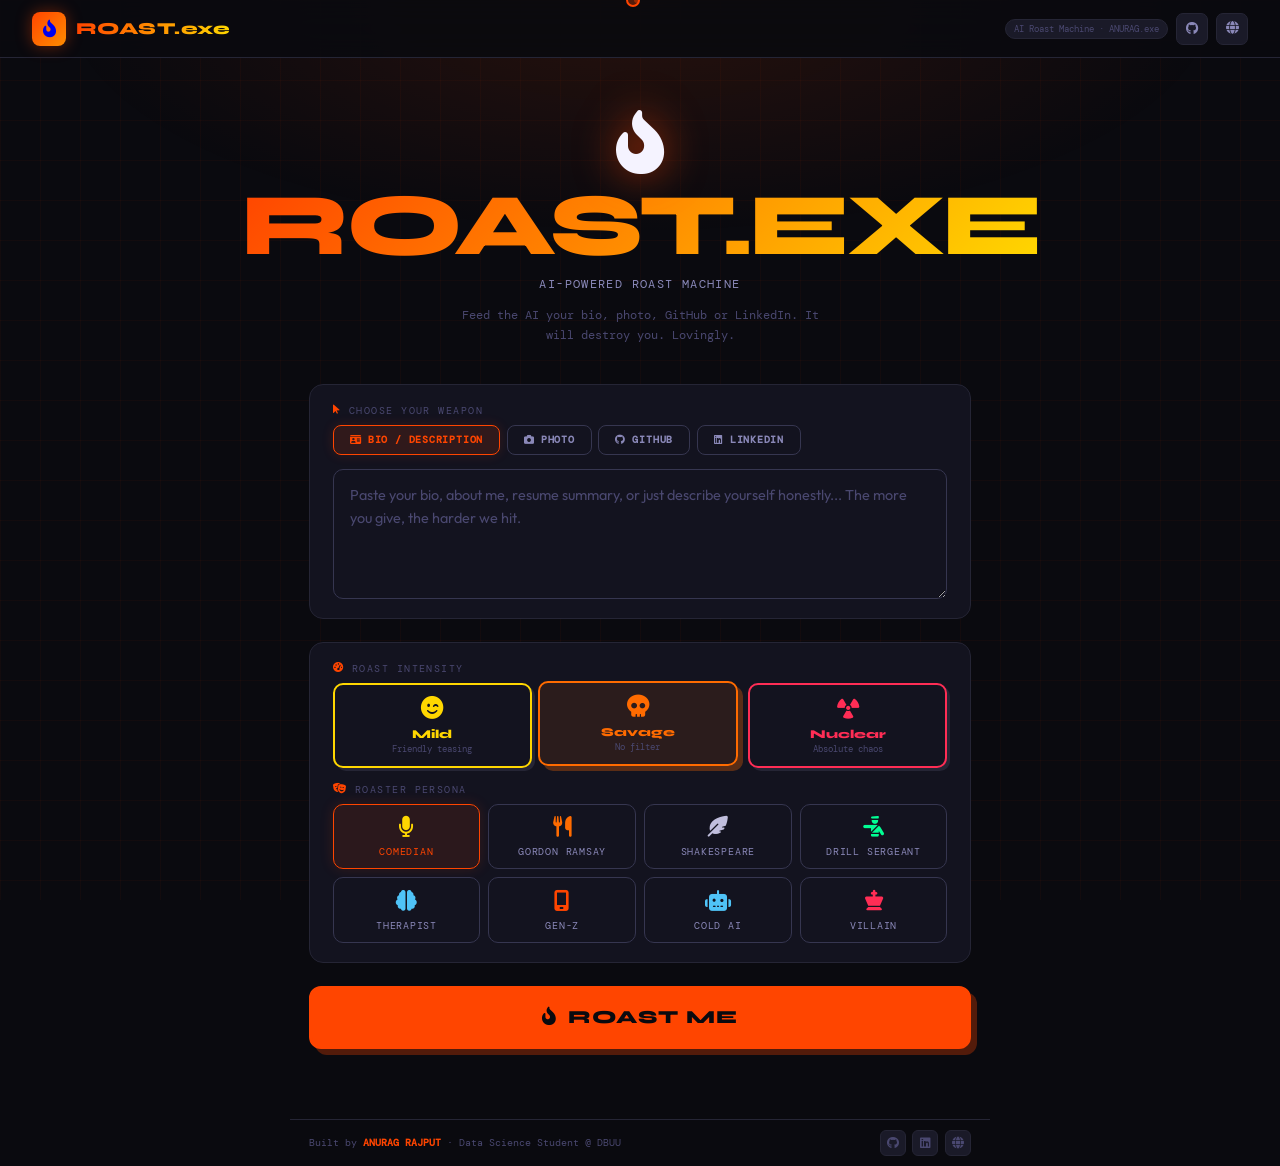
<file: public/index.html>
<!DOCTYPE html>
<html lang="en">
<head>
  <meta charset="UTF-8">
  <meta name="viewport" content="width=device-width, initial-scale=1.0">
  <title>ROAST.exe</title>
  <link rel="stylesheet" href="https://cdnjs.cloudflare.com/ajax/libs/font-awesome/6.5.1/css/all.min.css">
  <link href="https://fonts.googleapis.com/css2?family=Syne:wght@400;700;800&family=DM+Mono:wght@400;500;700&family=Outfit:wght@300;400;500;600&display=swap" rel="stylesheet">
  <link rel="icon" type="image/svg+xml" href="data:image/svg+xml,%3Csvg xmlns='http://www.w3.org/2000/svg' viewBox='0 0 96 96'%3E%3Crect width='96' height='96' rx='20' fill='%23FF4500'/%3E%3Ctext x='48' y='68' font-size='58' text-anchor='middle' font-family='serif'%3E%F0%9F%94%A5%3C/text%3E%3C/svg%3E">
  <link rel="stylesheet" href="style.css">
</head>
<body>
<div id="cursor"></div>
<div id="cursor-trail"></div>

<!-- NAV -->
<nav>
  <a class="nav-brand" href="#">
    <div class="nav-logo"><i class="fa-solid fa-fire-flame-curved"></i></div>
    <span class="nav-title">ROAST.exe</span>
  </a>
  <div class="nav-right">
    <span class="nav-badge">AI Roast Machine &middot; ANURAG.exe</span>
    <a class="nav-link" href="https://github.com/instai4" target="_blank"><i class="fa-brands fa-github"></i></a>
    <a class="nav-link" href="https://instai4.github.io/PORT-FOLIO/" target="_blank"><i class="fa-solid fa-globe"></i></a>
  </div>
</nav>

<div class="wrapper">

  <!-- HERO -->
  <div class="hero">
    <i class="fa-solid fa-fire-flame-curved hero-icon"></i>
    <h1 class="hero-title">ROAST.exe</h1>
    <span class="hero-sub">AI-Powered Roast Machine</span>
    <p class="hero-tagline">Feed the AI your bio, photo, GitHub or LinkedIn. It will destroy you. Lovingly.</p>
  </div>

  <!-- INPUT MODE -->
  <div class="sec-card">
    <div>
      <div class="sec-label"><i class="fa-solid fa-arrow-pointer"></i> Choose your weapon</div>
      <div class="mode-tabs">
        <button class="mode-tab active" data-mode="bio" onclick="setMode('bio')">
          <i class="fa-solid fa-id-card"></i> Bio / Description
        </button>
        <button class="mode-tab" data-mode="photo" onclick="setMode('photo')">
          <i class="fa-solid fa-camera"></i> Photo
        </button>
        <button class="mode-tab" data-mode="github" onclick="setMode('github')">
          <i class="fa-brands fa-github"></i> GitHub
        </button>
        <button class="mode-tab" data-mode="linkedin" onclick="setMode('linkedin')">
          <i class="fa-brands fa-linkedin"></i> LinkedIn
        </button>
      </div>
    </div>

    <!-- BIO PANEL -->
    <div class="input-panel show" id="panel-bio">
      <textarea id="bio-input" placeholder="Paste your bio, about me, resume summary, or just describe yourself honestly... The more you give, the harder we hit."></textarea>
    </div>

    <!-- PHOTO PANEL -->
    <div class="input-panel" id="panel-photo">
      <div class="photo-drop" id="photo-drop">
        <input type="file" id="photo-file" accept="image/*" onchange="handlePhoto(event)">
        <i class="fa-solid fa-cloud-arrow-up" id="upload-icon"></i>
        <span id="upload-label">Drop photo here or click to upload</span>
        <img id="photo-preview" alt="preview">
      </div>
      <textarea id="photo-context" placeholder="Optional: add context about yourself to make the roast more personal..." style="min-height:70px"></textarea>
    </div>

    <!-- GITHUB PANEL -->
    <div class="input-panel" id="panel-github">
      <input type="url" id="github-url" placeholder="https://github.com/yourusername">
      <textarea id="github-bio" placeholder="Optional: paste your GitHub bio or README.md for extra ammo..." style="min-height:80px"></textarea>
    </div>

    <!-- LINKEDIN PANEL -->
    <div class="input-panel" id="panel-linkedin">
      <input type="url" id="linkedin-url" placeholder="https://linkedin.com/in/yourprofile">
      <textarea id="linkedin-about" placeholder="Paste your LinkedIn About section or headline... corporate speak = extra roast points." style="min-height:100px"></textarea>
    </div>
  </div>

  <!-- INTENSITY + PERSONA -->
  <div class="sec-card">
    <div>
      <div class="sec-label"><i class="fa-solid fa-gauge-high"></i> Roast Intensity</div>
      <div class="intensity-row">
        <button class="intensity-btn" data-i="mild" onclick="setIntensity('mild')">
          <span class="i-icon"><i class="fa-solid fa-face-smile-wink" style="color:var(--yellow)"></i></span>
          <span class="i-name">Mild</span>
          <span class="i-desc">Friendly teasing</span>
        </button>
        <button class="intensity-btn active" data-i="savage" onclick="setIntensity('savage')">
          <span class="i-icon"><i class="fa-solid fa-skull" style="color:var(--orange)"></i></span>
          <span class="i-name">Savage</span>
          <span class="i-desc">No filter</span>
        </button>
        <button class="intensity-btn" data-i="nuclear" onclick="setIntensity('nuclear')">
          <span class="i-icon"><i class="fa-solid fa-radiation" style="color:var(--red)"></i></span>
          <span class="i-name">Nuclear</span>
          <span class="i-desc">Absolute chaos</span>
        </button>
      </div>
    </div>

    <div>
      <div class="sec-label"><i class="fa-solid fa-masks-theater"></i> Roaster Persona</div>
      <div class="persona-row">
        <button class="persona-btn active" data-p="comedian" onclick="setPersona('comedian')">
          <span class="p-icon"><i class="fa-solid fa-microphone" style="color:var(--yellow)"></i></span>
          <span class="p-name">Comedian</span>
        </button>
        <button class="persona-btn" data-p="gordon" onclick="setPersona('gordon')">
          <span class="p-icon"><i class="fa-solid fa-utensils" style="color:var(--orange)"></i></span>
          <span class="p-name">Gordon Ramsay</span>
        </button>
        <button class="persona-btn" data-p="shakespeare" onclick="setPersona('shakespeare')">
          <span class="p-icon"><i class="fa-solid fa-feather-pointed" style="color:var(--smoke)"></i></span>
          <span class="p-name">Shakespeare</span>
        </button>
        <button class="persona-btn" data-p="drill" onclick="setPersona('drill')">
          <span class="p-icon"><i class="fa-solid fa-person-military-pointing" style="color:var(--green)"></i></span>
          <span class="p-name">Drill Sergeant</span>
        </button>
        <button class="persona-btn" data-p="therapist" onclick="setPersona('therapist')">
          <span class="p-icon"><i class="fa-solid fa-brain" style="color:var(--blue)"></i></span>
          <span class="p-name">Therapist</span>
        </button>
        <button class="persona-btn" data-p="gen-z" onclick="setPersona('gen-z')">
          <span class="p-icon"><i class="fa-solid fa-mobile-screen" style="color:var(--fire)"></i></span>
          <span class="p-name">Gen-Z</span>
        </button>
        <button class="persona-btn" data-p="ai" onclick="setPersona('ai')">
          <span class="p-icon"><i class="fa-solid fa-robot" style="color:var(--blue)"></i></span>
          <span class="p-name">Cold AI</span>
        </button>
        <button class="persona-btn" data-p="villain" onclick="setPersona('villain')">
          <span class="p-icon"><i class="fa-solid fa-chess-king" style="color:var(--red)"></i></span>
          <span class="p-name">Villain</span>
        </button>
      </div>
    </div>
  </div>

  <!-- ROAST BUTTON -->
  <button class="roast-btn" id="roast-btn" onclick="triggerRoast()">
    <i class="fa-solid fa-fire-flame-curved"></i>
    ROAST ME
  </button>

  <!-- LOADING BAR -->
  <div class="loading-bar" id="loading-bar"><div class="loading-fill"></div></div>

  <!-- THINKING MESSAGES -->
  <div class="thinking-msgs" id="thinking-msgs"></div>

  <!-- ROAST OUTPUT CARD -->
  <div class="roast-card" id="roast-card">
    <div class="roast-card-header">
      <div class="roast-badge">
        <div class="roast-badge-icon" id="persona-icon-display"><i class="fa-solid fa-fire"></i></div>
        <div>
          <div class="roast-badge-text">Roasted by</div>
          <div class="roast-badge-name" id="persona-name-display">The Comedian</div>
        </div>
      </div>
      <span class="intensity-tag savage" id="intensity-tag-display">Savage</span>
    </div>

    <div class="roast-divider"></div>

    <div class="roast-text" id="roast-output"></div>

    <div class="burn-meter">
      <div class="burn-label">
        <span class="burn-label-txt"><i class="fa-solid fa-fire" style="margin-right:.3rem;color:var(--fire)"></i>Burn Score</span>
        <span class="burn-val" id="burn-score-val">0/10</span>
      </div>
      <div class="burn-track">
        <div class="burn-fill" id="burn-fill" style="width:0%"></div>
      </div>
    </div>

    <div class="roast-divider"></div>

    <div class="roast-actions">
      <button class="action-btn copy-btn" id="copy-btn" onclick="copyRoast()">
        <i class="fa-solid fa-copy"></i> Copy Roast
      </button>
      <button class="action-btn share-x" onclick="shareX()">
        <i class="fa-brands fa-x-twitter"></i> Share on X
      </button>
      <button class="action-btn" onclick="roastAgain()">
        <i class="fa-solid fa-rotate"></i> Roast Again
      </button>
      <button class="action-btn" onclick="newRoast()">
        <i class="fa-solid fa-plus"></i> New Roast
      </button>
    </div>
  </div>

</div>

<!-- FOOTER -->
<div class="footer-bar">
  <span class="footer-credit">
    Built by <a href="https://instai4.github.io/PORT-FOLIO/" target="_blank">ANURAG RAJPUT</a>
    &middot; Data Science Student @ DBUU
  </span>
  <div class="footer-links">
    <a href="https://github.com/instai4" target="_blank"><i class="fa-brands fa-github"></i></a>
    <a href="https://www.linkedin.com/in/anurag-singh-43230a380/" target="_blank"><i class="fa-brands fa-linkedin"></i></a>
    <a href="https://instai4.github.io/PORT-FOLIO/" target="_blank"><i class="fa-solid fa-globe"></i></a>
  </div>
</div>
<script src="script.js"></script>

</body>
</html>
</file>
<file: public/style.css>
*,*::before,*::after{box-sizing:border-box;margin:0;padding:0}
    :root{
      --bg:#0A0A0F;--bg2:#0F0F1A;--card:#13131F;--surface:#1A1A28;
      --border:#252535;--border2:#363650;
      --txt:#F5F3FF;--txt2:#8A88B8;--txt3:#4A4870;
      --fire:#FF4500;--amber:#FF8C00;--yellow:#FFD700;
      --red:#FF2D55;--orange:#FF6B00;--smoke:#C0BEDD;
      --green:#00FF94;--blue:#4FC3F7;
      --ff:'Syne',sans-serif;--fb:'Outfit',sans-serif;--fm:'DM Mono',monospace;
      --spring:cubic-bezier(.34,1.56,.64,1);
      --bounce:cubic-bezier(.68,-0.55,.27,1.55);
    }
    html{scroll-behavior:smooth}
    body{
      font-family:var(--fb);background:var(--bg);color:var(--txt);
      min-height:100vh;overflow-x:hidden;cursor:none;
      display:flex;flex-direction:column;align-items:center;
    }

    /* grid bg */
    body::before{content:'';position:fixed;inset:0;z-index:0;pointer-events:none;
      background-image:
        linear-gradient(rgba(255,69,0,.04) 1px,transparent 1px),
        linear-gradient(90deg,rgba(255,69,0,.04) 1px,transparent 1px);
      background-size:40px 40px}
    /* fire glow top */
    body::after{content:'';position:fixed;inset:0;z-index:0;pointer-events:none;
      background:radial-gradient(ellipse 70% 40% at 50% 0%,rgba(255,69,0,.12),transparent 65%)}

    /* CURSOR */
    #cursor{pointer-events:none;position:fixed;z-index:9999;width:14px;height:14px;
      background:rgba(255,69,0,.3);border-radius:50%;border:2px solid var(--fire);
      transition:width .15s var(--spring),height .15s var(--spring),background .15s;
      transform:translate(-50%,-50%)}
    #cursor-trail{pointer-events:none;position:fixed;z-index:9998;width:6px;height:6px;
      background:var(--fire);border-radius:50%;opacity:.4;
      transition:left .08s,top .08s,opacity .3s;
      transform:translate(-50%,-50%)}

    /* NAV */
    nav{position:fixed;top:0;left:0;right:0;z-index:200;height:58px;
      display:flex;align-items:center;justify-content:space-between;padding:0 2rem;
      background:rgba(10,10,15,.92);border-bottom:1px solid var(--border);
      backdrop-filter:blur(20px)}
    .nav-brand{display:flex;align-items:center;gap:.6rem;text-decoration:none}
    .nav-logo{width:34px;height:34px;border-radius:8px;
      background:linear-gradient(135deg,var(--fire),var(--amber));
      display:flex;align-items:center;justify-content:center;font-size:1.1rem;
      box-shadow:0 0 16px rgba(255,69,0,.4)}
    .nav-title{font-family:var(--ff);font-size:1.05rem;font-weight:800;
      background:linear-gradient(90deg,var(--fire),var(--yellow));
      -webkit-background-clip:text;-webkit-text-fill-color:transparent;background-clip:text;
      letter-spacing:.05em}
    .nav-right{display:flex;align-items:center;gap:.5rem}
    .nav-badge{font-family:var(--fm);font-size:.58rem;color:var(--txt3);
      background:var(--surface);border:1px solid var(--border);padding:3px 8px;border-radius:20px}
    .nav-link{width:32px;height:32px;border-radius:7px;background:var(--surface);
      border:1px solid var(--border);display:flex;align-items:center;justify-content:center;
      color:var(--txt2);font-size:.8rem;text-decoration:none;
      transition:all .15s var(--spring)}
    .nav-link:hover{background:var(--border2);color:var(--txt);transform:scale(1.08)}

    /* WRAPPER */
    .wrapper{position:relative;z-index:1;width:100%;max-width:700px;
      padding:78px 1.2rem 3rem;display:flex;flex-direction:column;gap:1.4rem}

    /* HERO */
    .hero{text-align:center;padding:2rem 0 1rem;display:flex;flex-direction:column;align-items:center;gap:.8rem}
    .hero-icon{font-size:4rem;display:block;
      animation:fire-pulse 1.5s ease-in-out infinite alternate;
      filter:drop-shadow(0 0 20px rgba(255,69,0,.6))}
    @keyframes fire-pulse{from{transform:scale(1) rotate(-3deg)}to{transform:scale(1.08) rotate(3deg)}}
    .hero-title{font-family:var(--ff);font-size:clamp(3rem,10vw,5.5rem);font-weight:800;
      text-transform:uppercase;letter-spacing:-.04em;line-height:.88;
      background:linear-gradient(135deg,var(--fire) 0%,var(--amber) 50%,var(--yellow) 100%);
      -webkit-background-clip:text;-webkit-text-fill-color:transparent;background-clip:text}
    .hero-sub{font-family:var(--fm);font-size:.72rem;color:var(--txt2);
      letter-spacing:.12em;text-transform:uppercase}
    .hero-tagline{font-family:var(--fm);font-size:.75rem;color:var(--txt3);
      max-width:380px;line-height:1.7;text-align:center}

    /* SECTION LABEL */
    .sec-label{font-family:var(--fm);font-size:.6rem;color:var(--txt3);
      text-transform:uppercase;letter-spacing:.15em;
      display:flex;align-items:center;gap:.5rem;margin-bottom:.5rem}
    .sec-label i{color:var(--fire);font-size:.65rem}

    /* INPUT MODES */
    .mode-tabs{display:flex;gap:.4rem;flex-wrap:wrap}
    .mode-tab{padding:.45rem 1rem;border-radius:8px;border:1.5px solid var(--border2);
      background:var(--card);color:var(--txt2);
      font-family:var(--fm);font-size:.62rem;font-weight:700;cursor:pointer;
      display:flex;align-items:center;gap:.4rem;
      transition:all .15s var(--spring);text-transform:uppercase;letter-spacing:.08em}
    .mode-tab:hover{border-color:var(--fire);color:var(--txt)}
    .mode-tab.active{background:rgba(255,69,0,.12);border-color:var(--fire);
      color:var(--fire);box-shadow:0 0 12px rgba(255,69,0,.15)}

    /* INPUT PANELS */
    .input-panel{display:none;flex-direction:column;gap:.8rem;animation:fade-in .2s ease}
    .input-panel.show{display:flex}
    @keyframes fade-in{from{opacity:0;transform:translateY(4px)}to{opacity:1;transform:none}}

    textarea,input[type=text],input[type=url]{
      width:100%;padding:.85rem 1rem;border-radius:10px;
      border:1.5px solid var(--border2);background:var(--card);
      color:var(--txt);font-family:var(--fb);font-size:.9rem;
      resize:vertical;outline:none;
      transition:border-color .15s,box-shadow .15s}
    textarea:focus,input[type=text]:focus,input[type=url]:focus{
      border-color:var(--fire);box-shadow:0 0 0 3px rgba(255,69,0,.12)}
    textarea::placeholder,input::placeholder{color:var(--txt3)}
    textarea{min-height:130px;line-height:1.6}

    /* PHOTO UPLOAD */
    .photo-drop{width:100%;min-height:160px;border-radius:12px;
      border:2px dashed var(--border2);background:var(--card);
      display:flex;flex-direction:column;align-items:center;justify-content:center;
      gap:.6rem;cursor:pointer;transition:all .2s var(--spring);
      position:relative;overflow:hidden}
    .photo-drop:hover,.photo-drop.drag{border-color:var(--fire);
      background:rgba(255,69,0,.05);box-shadow:0 0 20px rgba(255,69,0,.1)}
    .photo-drop i{font-size:2rem;color:var(--txt3)}
    .photo-drop span{font-family:var(--fm);font-size:.65rem;color:var(--txt3);text-transform:uppercase;letter-spacing:.1em}
    .photo-drop input{position:absolute;inset:0;opacity:0;cursor:pointer}
    #photo-preview{width:100%;max-height:240px;object-fit:cover;border-radius:10px;display:none}

    /* INTENSITY */
    .intensity-row{display:grid;grid-template-columns:repeat(3,1fr);gap:.5rem}
    .intensity-btn{padding:.7rem .5rem;border-radius:10px;border:2px solid var(--border2);
      background:var(--card);cursor:pointer;text-align:center;
      transition:all .18s var(--spring);box-shadow:3px 3px 0 var(--border)}
    .intensity-btn:hover{transform:translate(-2px,-2px);box-shadow:5px 5px 0 var(--border2)}
    .intensity-btn.active{transform:translate(-2px,-2px)}
    .intensity-btn .i-icon{font-size:1.4rem;display:block;margin-bottom:.3rem}
    .intensity-btn .i-name{font-family:var(--ff);font-size:.75rem;font-weight:800;display:block}
    .intensity-btn .i-desc{font-family:var(--fm);font-size:.55rem;color:var(--txt3);display:block;margin-top:.15rem}
    .intensity-btn[data-i="mild"]{border-color:#FFD700}
    .intensity-btn[data-i="mild"].active{background:rgba(255,215,0,.1);box-shadow:5px 5px 0 rgba(255,215,0,.3)}
    .intensity-btn[data-i="mild"] .i-name{color:var(--yellow)}
    .intensity-btn[data-i="savage"]{border-color:var(--orange)}
    .intensity-btn[data-i="savage"].active{background:rgba(255,107,0,.1);box-shadow:5px 5px 0 rgba(255,107,0,.3)}
    .intensity-btn[data-i="savage"] .i-name{color:var(--orange)}
    .intensity-btn[data-i="nuclear"]{border-color:var(--red)}
    .intensity-btn[data-i="nuclear"].active{background:rgba(255,45,85,.1);box-shadow:5px 5px 0 rgba(255,45,85,.3)}
    .intensity-btn[data-i="nuclear"] .i-name{color:var(--red)}

    /* PERSONA */
    .persona-row{display:grid;grid-template-columns:repeat(2,1fr);gap:.5rem}
    @media(min-width:480px){.persona-row{grid-template-columns:repeat(4,1fr)}}
    .persona-btn{padding:.65rem .4rem;border-radius:10px;border:1.5px solid var(--border2);
      background:var(--card);cursor:pointer;text-align:center;
      transition:all .15s var(--spring)}
    .persona-btn:hover{border-color:var(--amber);background:rgba(255,140,0,.06)}
    .persona-btn.active{border-color:var(--fire);background:rgba(255,69,0,.1);
      box-shadow:0 0 14px rgba(255,69,0,.15)}
    .persona-btn .p-icon{font-size:1.3rem;display:block;margin-bottom:.25rem}
    .persona-btn .p-name{font-family:var(--fm);font-size:.6rem;color:var(--txt2);
      text-transform:uppercase;letter-spacing:.08em}
    .persona-btn.active .p-name{color:var(--fire)}

    /* ROAST BUTTON */
    .roast-btn{width:100%;padding:1.1rem;border-radius:12px;
      border:3px solid var(--fire);background:var(--fire);
      color:#0A0A0F;font-family:var(--ff);font-size:1.15rem;font-weight:800;
      cursor:pointer;letter-spacing:.06em;text-transform:uppercase;
      box-shadow:6px 6px 0 rgba(255,69,0,.3);
      transition:all .18s var(--spring);
      display:flex;align-items:center;justify-content:center;gap:.7rem}
    .roast-btn:hover{transform:translate(-3px,-3px);
      box-shadow:10px 10px 0 rgba(255,69,0,.3);background:#FF5500}
    .roast-btn:active{transform:translate(2px,2px);box-shadow:none}
    .roast-btn:disabled{opacity:.5;cursor:not-allowed;transform:none!important;box-shadow:none!important}
    .roast-btn.loading{background:var(--card);border-color:var(--border2);
      color:var(--txt2);cursor:not-allowed;transform:none;box-shadow:none}

    /* LOADING */
    .loading-bar{width:100%;height:3px;background:var(--surface);border-radius:2px;overflow:hidden;display:none}
    .loading-bar.show{display:block}
    .loading-fill{height:100%;background:linear-gradient(90deg,var(--fire),var(--yellow),var(--fire));
      background-size:200% 100%;animation:shimmer 1.2s linear infinite;border-radius:2px}
    @keyframes shimmer{0%{background-position:200% 0}100%{background-position:-200% 0}}

    /* ROAST CARD */
    .roast-card{display:none;flex-direction:column;gap:1.2rem;
      background:var(--card);border:2px solid var(--border2);
      border-radius:16px;padding:1.8rem;
      box-shadow:8px 8px 0 var(--border);
      animation:card-in .4s var(--spring)}
    .roast-card.show{display:flex}
    @keyframes card-in{from{opacity:0;transform:translateY(16px) scale(.97)}to{opacity:1;transform:none}}

    .roast-card-header{display:flex;align-items:center;justify-content:space-between;flex-wrap:wrap;gap:.6rem}
    .roast-badge{display:flex;align-items:center;gap:.5rem}
    .roast-badge-icon{width:36px;height:36px;border-radius:8px;
      background:linear-gradient(135deg,var(--fire),var(--amber));
      display:flex;align-items:center;justify-content:center;font-size:1rem;
      box-shadow:0 0 12px rgba(255,69,0,.3)}
    .roast-badge-text{font-family:var(--fm);font-size:.6rem;color:var(--txt3);text-transform:uppercase;letter-spacing:.1em}
    .roast-badge-name{font-family:var(--ff);font-size:.85rem;font-weight:800;color:var(--fire)}

    .intensity-tag{font-family:var(--fm);font-size:.58rem;font-weight:700;
      padding:3px 10px;border-radius:20px;text-transform:uppercase;letter-spacing:.1em}
    .intensity-tag.mild{color:var(--yellow);background:rgba(255,215,0,.1);border:1px solid rgba(255,215,0,.3)}
    .intensity-tag.savage{color:var(--orange);background:rgba(255,107,0,.1);border:1px solid rgba(255,107,0,.3)}
    .intensity-tag.nuclear{color:var(--red);background:rgba(255,45,85,.1);border:1px solid rgba(255,45,85,.3)}

    .roast-divider{height:1px;background:var(--border);margin:.2rem 0}

    .roast-text{font-family:var(--ff);font-size:1.05rem;font-weight:700;
      color:var(--txt);line-height:1.65;
      border-left:3px solid var(--fire);padding-left:1.1rem}

    /* roast paragraphs */
    .roast-text p{margin-bottom:.8rem}
    .roast-text p:last-child{margin-bottom:0}

    /* SCORE METER */
    .burn-meter{display:flex;flex-direction:column;gap:.4rem}
    .burn-label{display:flex;justify-content:space-between;align-items:center}
    .burn-label-txt{font-family:var(--fm);font-size:.6rem;color:var(--txt3);text-transform:uppercase;letter-spacing:.1em}
    .burn-val{font-family:var(--ff);font-size:1rem;font-weight:800;color:var(--fire)}
    .burn-track{height:8px;background:var(--surface);border-radius:4px;overflow:hidden;border:1px solid var(--border)}
    .burn-fill{height:100%;border-radius:4px;
      background:linear-gradient(90deg,var(--yellow),var(--orange),var(--red));
      transition:width 1.2s var(--spring);box-shadow:0 0 8px rgba(255,69,0,.4)}

    /* ROAST ACTIONS */
    .roast-actions{display:flex;gap:.5rem;flex-wrap:wrap}
    .action-btn{flex:1;min-width:120px;padding:.65rem 1rem;border-radius:8px;
      border:1.5px solid var(--border2);background:var(--surface);
      color:var(--txt2);font-family:var(--fm);font-size:.62rem;font-weight:700;
      cursor:pointer;display:flex;align-items:center;justify-content:center;gap:.4rem;
      transition:all .15s var(--spring);text-transform:uppercase;letter-spacing:.06em}
    .action-btn:hover{transform:translate(-1px,-1px);border-color:var(--fire);color:var(--fire)}
    .action-btn.share-x:hover{border-color:#1DA1F2;color:#1DA1F2}
    .action-btn.copy-btn:hover{border-color:var(--green);color:var(--green)}

    /* CARD EXPORT area (hidden, used for screenshot) */
    #export-card{
      position:fixed;left:-9999px;top:0;
      width:600px;background:#0A0A0F;
      border:2px solid #FF4500;border-radius:16px;
      padding:2rem;font-family:'Syne',sans-serif;
    }

    /* THINKING MESSAGES */
    .thinking-msgs{display:flex;flex-direction:column;gap:.3rem}
    .thinking-msg{font-family:var(--fm);font-size:.68rem;color:var(--txt3);
      display:flex;align-items:center;gap:.5rem;
      animation:msg-in .3s var(--spring)}
    @keyframes msg-in{from{opacity:0;transform:translateX(-8px)}to{opacity:1;transform:none}}
    .thinking-msg i{color:var(--fire);font-size:.65rem}

    /* FOOTER */
    .footer-bar{position:relative;z-index:1;width:100%;max-width:700px;
      display:flex;align-items:center;justify-content:space-between;
      padding:.6rem 1.2rem;border-top:1px solid var(--border);
      flex-wrap:wrap;gap:.4rem;margin-top:auto}
    .footer-credit{font-family:var(--fm);font-size:.6rem;color:var(--txt3)}
    .footer-credit a{color:var(--fire);text-decoration:none;font-weight:600}
    .footer-links{display:flex;gap:.4rem}
    .footer-links a{width:26px;height:26px;border-radius:6px;background:var(--surface);
      border:1px solid var(--border);display:flex;align-items:center;justify-content:center;
      color:var(--txt3);font-size:.75rem;text-decoration:none;
      transition:all .12s var(--spring)}
    .footer-links a:hover{background:var(--fire);color:#fff;border-color:var(--fire)}

    /* SECTION CARD */
    .sec-card{background:var(--card);border:1px solid var(--border);
      border-radius:14px;padding:1.2rem 1.4rem;display:flex;flex-direction:column;gap:.9rem}

    ::-webkit-scrollbar{width:5px}
    ::-webkit-scrollbar-track{background:transparent}
    ::-webkit-scrollbar-thumb{background:var(--border2);border-radius:3px}

    /* shake animation for nuclear */
    @keyframes nuke-shake{0%,100%{transform:rotate(0)}20%{transform:rotate(-2deg)}40%{transform:rotate(2deg)}60%{transform:rotate(-1.5deg)}80%{transform:rotate(1.5deg)}}
    .nuke-shake{animation:nuke-shake .4s ease}

    /* copied flash */
    .copied{color:var(--green)!important;border-color:var(--green)!important}
</file>
